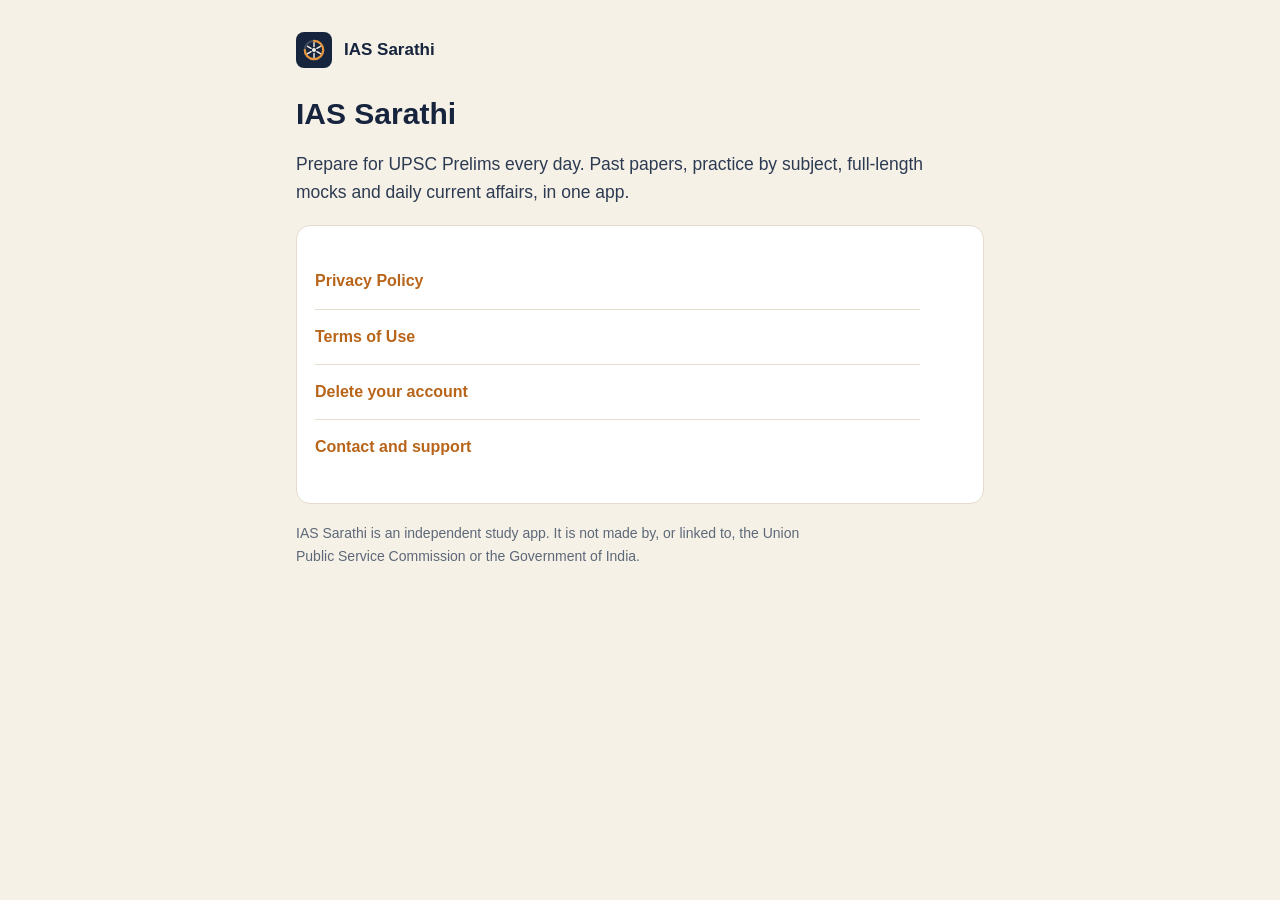
<file: index.html>
<!doctype html>
<html lang="en">
  <head>
    <meta charset="utf-8" />
    <meta name="viewport" content="width=device-width, initial-scale=1" />
    <title>IAS Sarathi</title>
    <meta
      name="description"
      content="IAS Sarathi helps you prepare for UPSC Prelims with past papers, practice, mocks and current affairs." />
    <link rel="stylesheet" href="style.css" />
  </head>
  <body>
    <main>
      <header>
        <svg viewBox="0 0 1024 1024" aria-hidden="true">
          <rect width="1024" height="1024" rx="229" fill="#16243D" />
          <circle
            cx="512"
            cy="512"
            r="262"
            fill="none"
            stroke="#F6F1E7"
            stroke-opacity="0.2"
            stroke-width="64" />
          <path
            d="M512 250A262 262 0 1 1 250 512"
            fill="none"
            stroke="#E8963C"
            stroke-width="64"
            stroke-linecap="round" />
          <g stroke="#F6F1E7" stroke-width="40" stroke-linecap="round">
            <path
              d="M512 416V302M595.1 464L693.9 407M595.1 560L693.9 617M512 608V722M428.9 560L330.1 617M428.9 464L330.1 407" />
          </g>
          <circle cx="512" cy="512" r="58" fill="#F6F1E7" />
        </svg>
        <span style="font-weight: 700; font-size: 17px; color: var(--ink)">IAS Sarathi</span>
      </header>

      <h1>IAS Sarathi</h1>
      <p class="lead">
        Prepare for UPSC Prelims every day. Past papers, practice by subject, full-length mocks and daily
        current affairs, in one app.
      </p>

      <div class="card">
        <ul class="links">
          <li><a href="privacy.html">Privacy Policy</a></li>
          <li><a href="terms.html">Terms of Use</a></li>
          <li><a href="delete-account.html">Delete your account</a></li>
          <li><a href="mailto:jaydeepsinghkaushik@gmail.com">Contact and support</a></li>
        </ul>
      </div>

      <p class="muted">
        IAS Sarathi is an independent study app. It is not made by, or linked to, the Union Public Service
        Commission or the Government of India.
      </p>
    </main>
  </body>
</html>
</file>
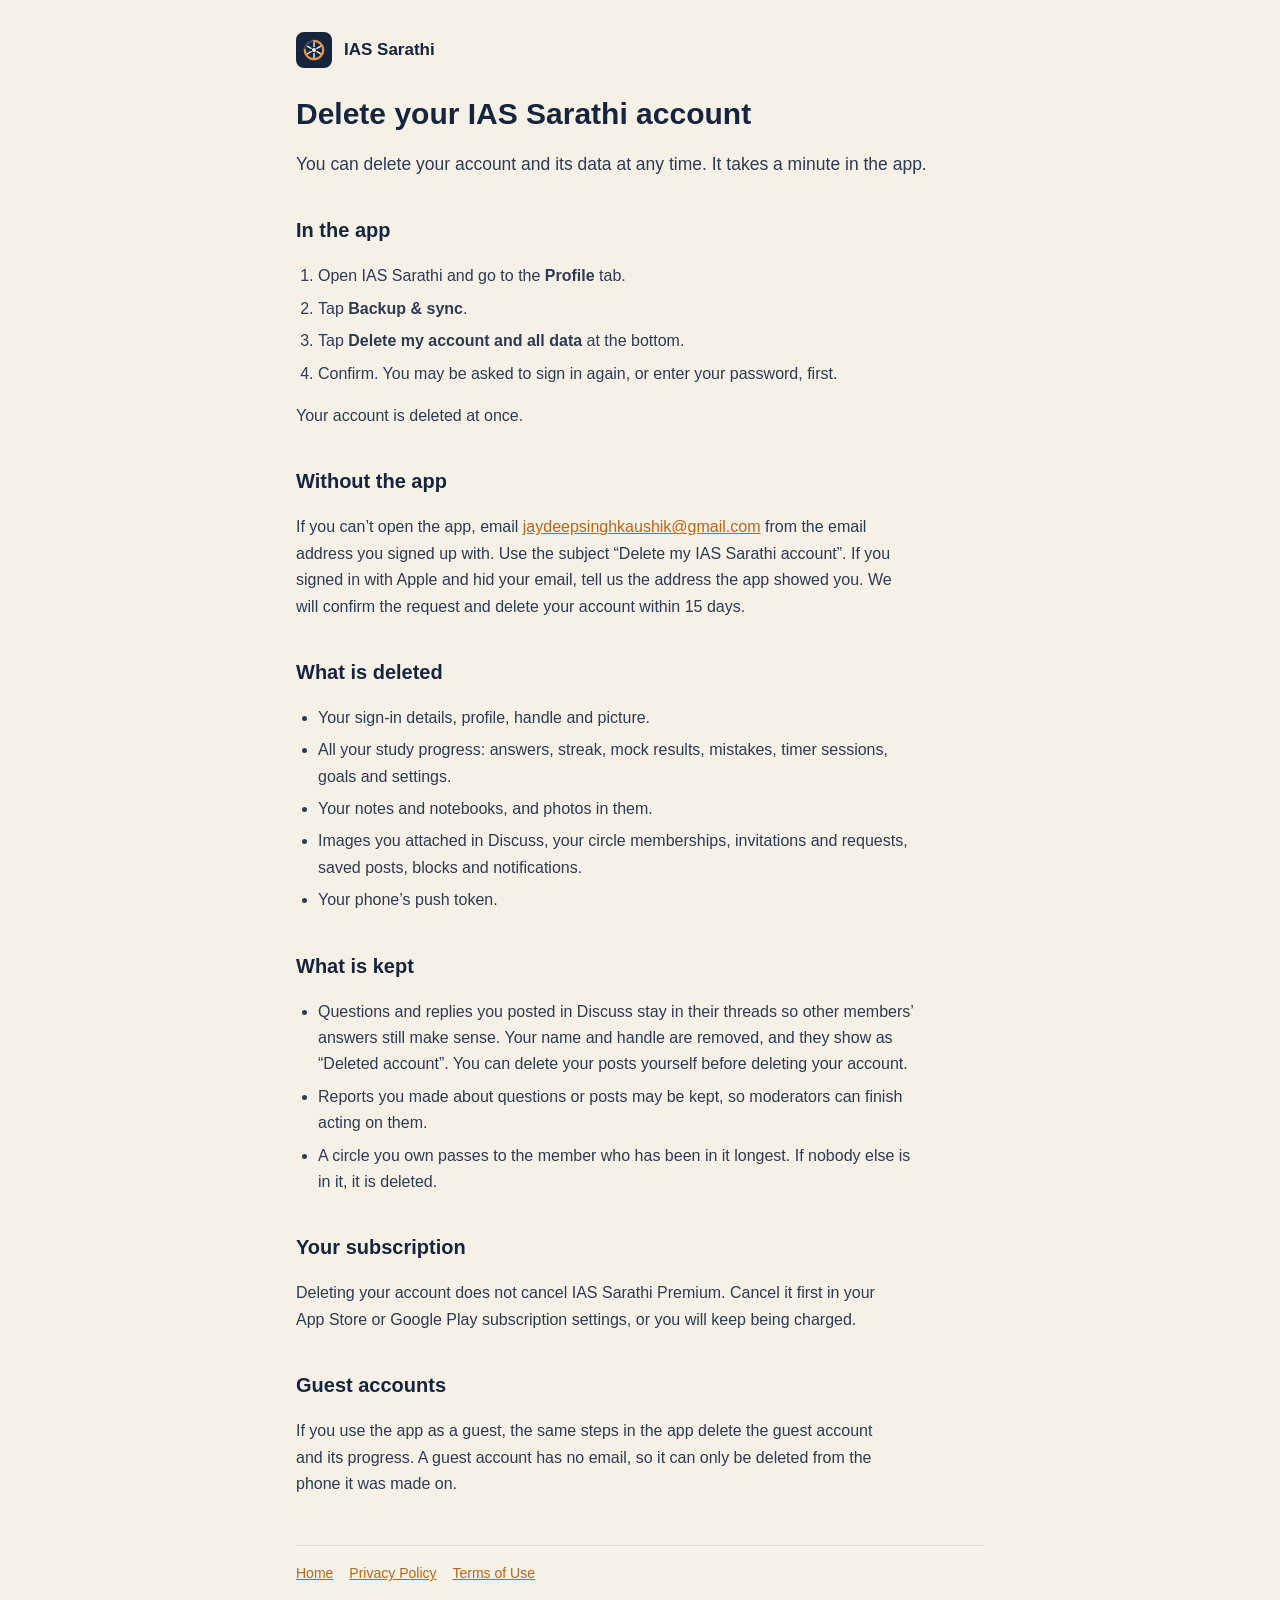
<file: delete-account.html>
<!doctype html>
<html lang="en">
  <head>
    <meta charset="utf-8" />
    <meta name="viewport" content="width=device-width, initial-scale=1" />
    <title>Delete Your Account · IAS Sarathi</title>
    <link rel="stylesheet" href="style.css" />
  </head>
  <body>
    <main>
      <header>
        <a href="./">
          <svg viewBox="0 0 1024 1024" aria-hidden="true">
            <rect width="1024" height="1024" rx="229" fill="#16243D" />
            <circle
              cx="512"
              cy="512"
              r="262"
              fill="none"
              stroke="#F6F1E7"
              stroke-opacity="0.2"
              stroke-width="64" />
            <path
              d="M512 250A262 262 0 1 1 250 512"
              fill="none"
              stroke="#E8963C"
              stroke-width="64"
              stroke-linecap="round" />
            <path
              d="M512 416V302M595.1 464L693.9 407M595.1 560L693.9 617M512 608V722M428.9 560L330.1 617M428.9 464L330.1 407"
              stroke="#F6F1E7"
              stroke-width="40"
              stroke-linecap="round" />
            <circle cx="512" cy="512" r="58" fill="#F6F1E7" />
          </svg>
          IAS Sarathi
        </a>
      </header>

      <h1>Delete your IAS Sarathi account</h1>
      <p class="lead">You can delete your account and its data at any time. It takes a minute in the app.</p>

      <h2>In the app</h2>
      <ol>
        <li>Open IAS Sarathi and go to the <strong>Profile</strong> tab.</li>
        <li>Tap <strong>Backup &amp; sync</strong>.</li>
        <li>Tap <strong>Delete my account and all data</strong> at the bottom.</li>
        <li>Confirm. You may be asked to sign in again, or enter your password, first.</li>
      </ol>
      <p>Your account is deleted at once.</p>

      <h2>Without the app</h2>
      <p>
        If you can’t open the app, email
        <a href="mailto:jaydeepsinghkaushik@gmail.com?subject=Delete%20my%20IAS%20Sarathi%20account"
          >jaydeepsinghkaushik@gmail.com</a
        >
        from the email address you signed up with. Use the subject “Delete my IAS Sarathi account”. If you
        signed in with Apple and hid your email, tell us the address the app showed you. We will confirm the
        request and delete your account within 15 days.
      </p>

      <h2>What is deleted</h2>
      <ul>
        <li>Your sign-in details, profile, handle and picture.</li>
        <li>
          All your study progress: answers, streak, mock results, mistakes, timer sessions, goals and
          settings.
        </li>
        <li>Your notes and notebooks, and photos in them.</li>
        <li>
          Images you attached in Discuss, your circle memberships, invitations and requests, saved posts,
          blocks and notifications.
        </li>
        <li>Your phone’s push token.</li>
      </ul>

      <h2>What is kept</h2>
      <ul>
        <li>
          Questions and replies you posted in Discuss stay in their threads so other members’ answers still
          make sense. Your name and handle are removed, and they show as “Deleted account”. You can delete
          your posts yourself before deleting your account.
        </li>
        <li>
          Reports you made about questions or posts may be kept, so moderators can finish acting on them.
        </li>
        <li>
          A circle you own passes to the member who has been in it longest. If nobody else is in it, it is
          deleted.
        </li>
      </ul>

      <h2>Your subscription</h2>
      <p>
        Deleting your account does not cancel IAS Sarathi Premium. Cancel it first in your App Store or Google
        Play subscription settings, or you will keep being charged.
      </p>

      <h2>Guest accounts</h2>
      <p>
        If you use the app as a guest, the same steps in the app delete the guest account and its progress. A
        guest account has no email, so it can only be deleted from the phone it was made on.
      </p>

      <footer>
        <a href="./">Home</a><a href="privacy.html">Privacy Policy</a><a href="terms.html">Terms of Use</a>
      </footer>
    </main>
  </body>
</html>
</file>
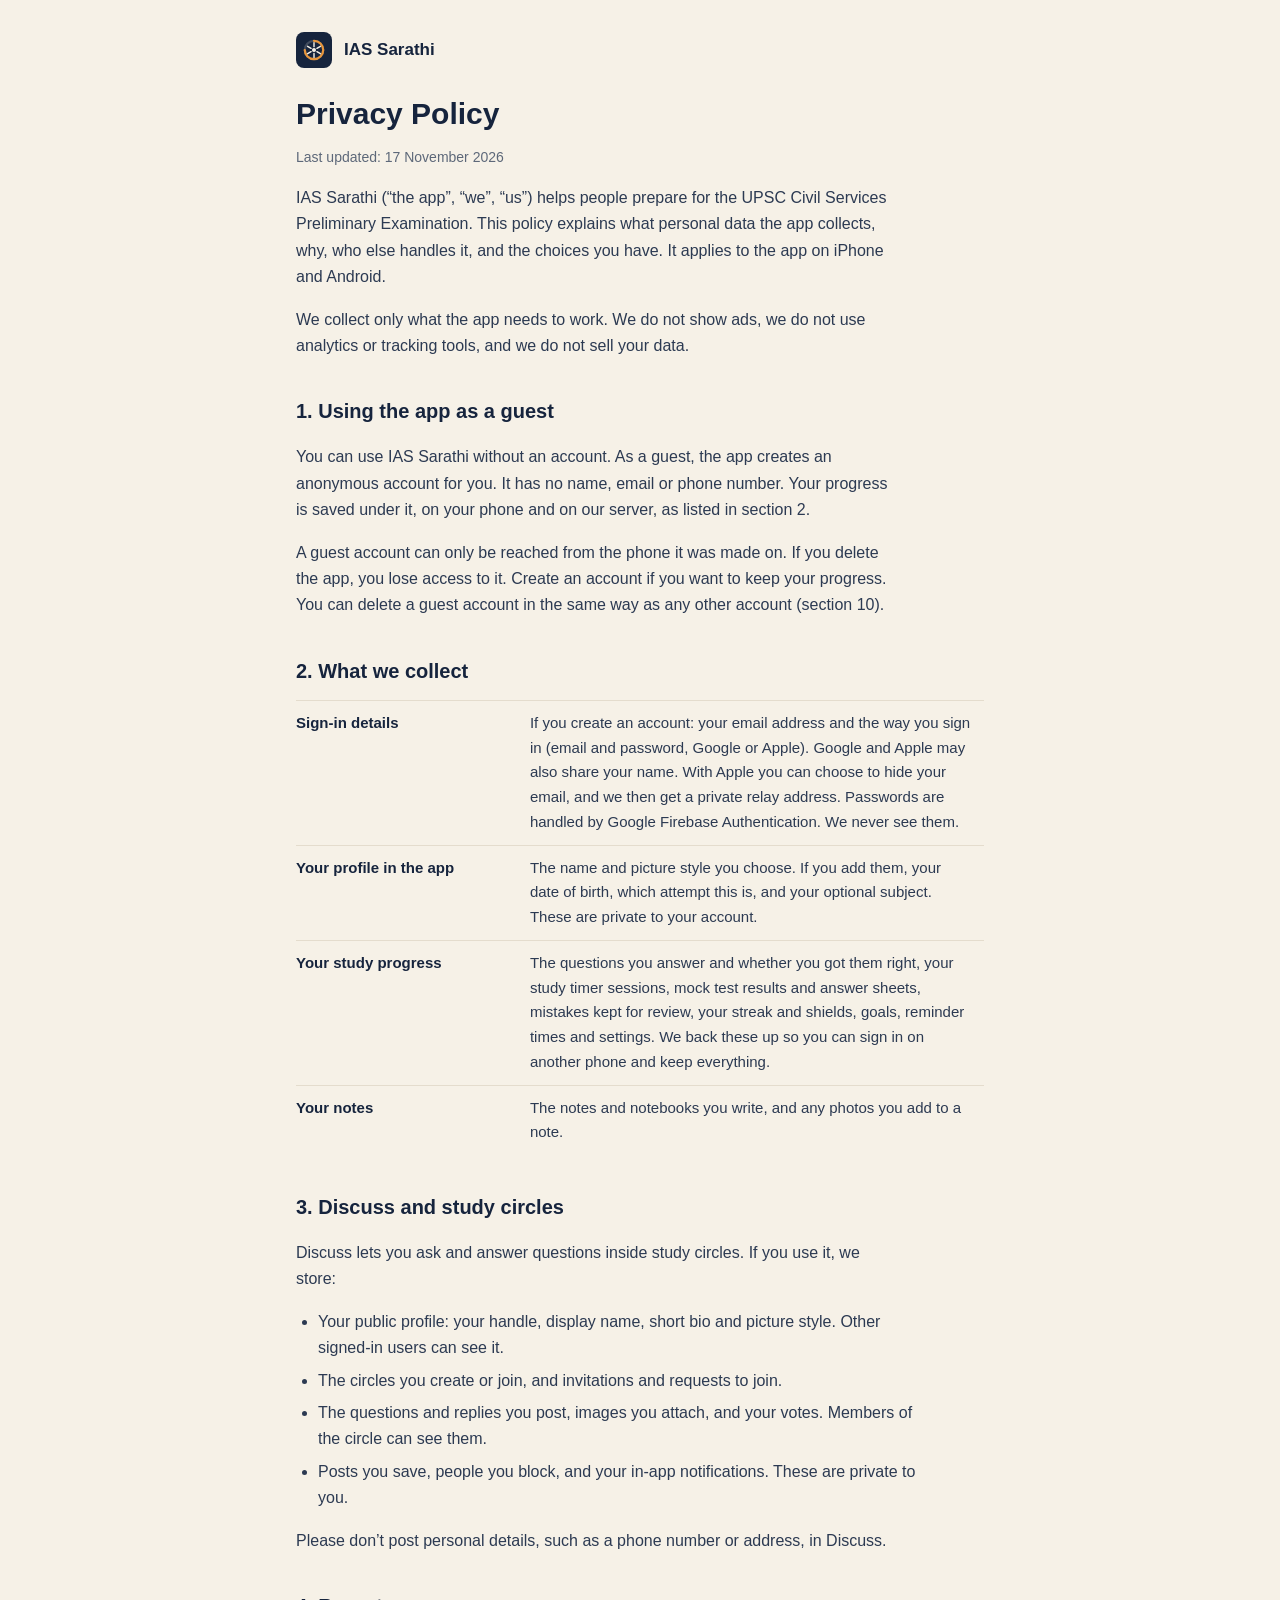
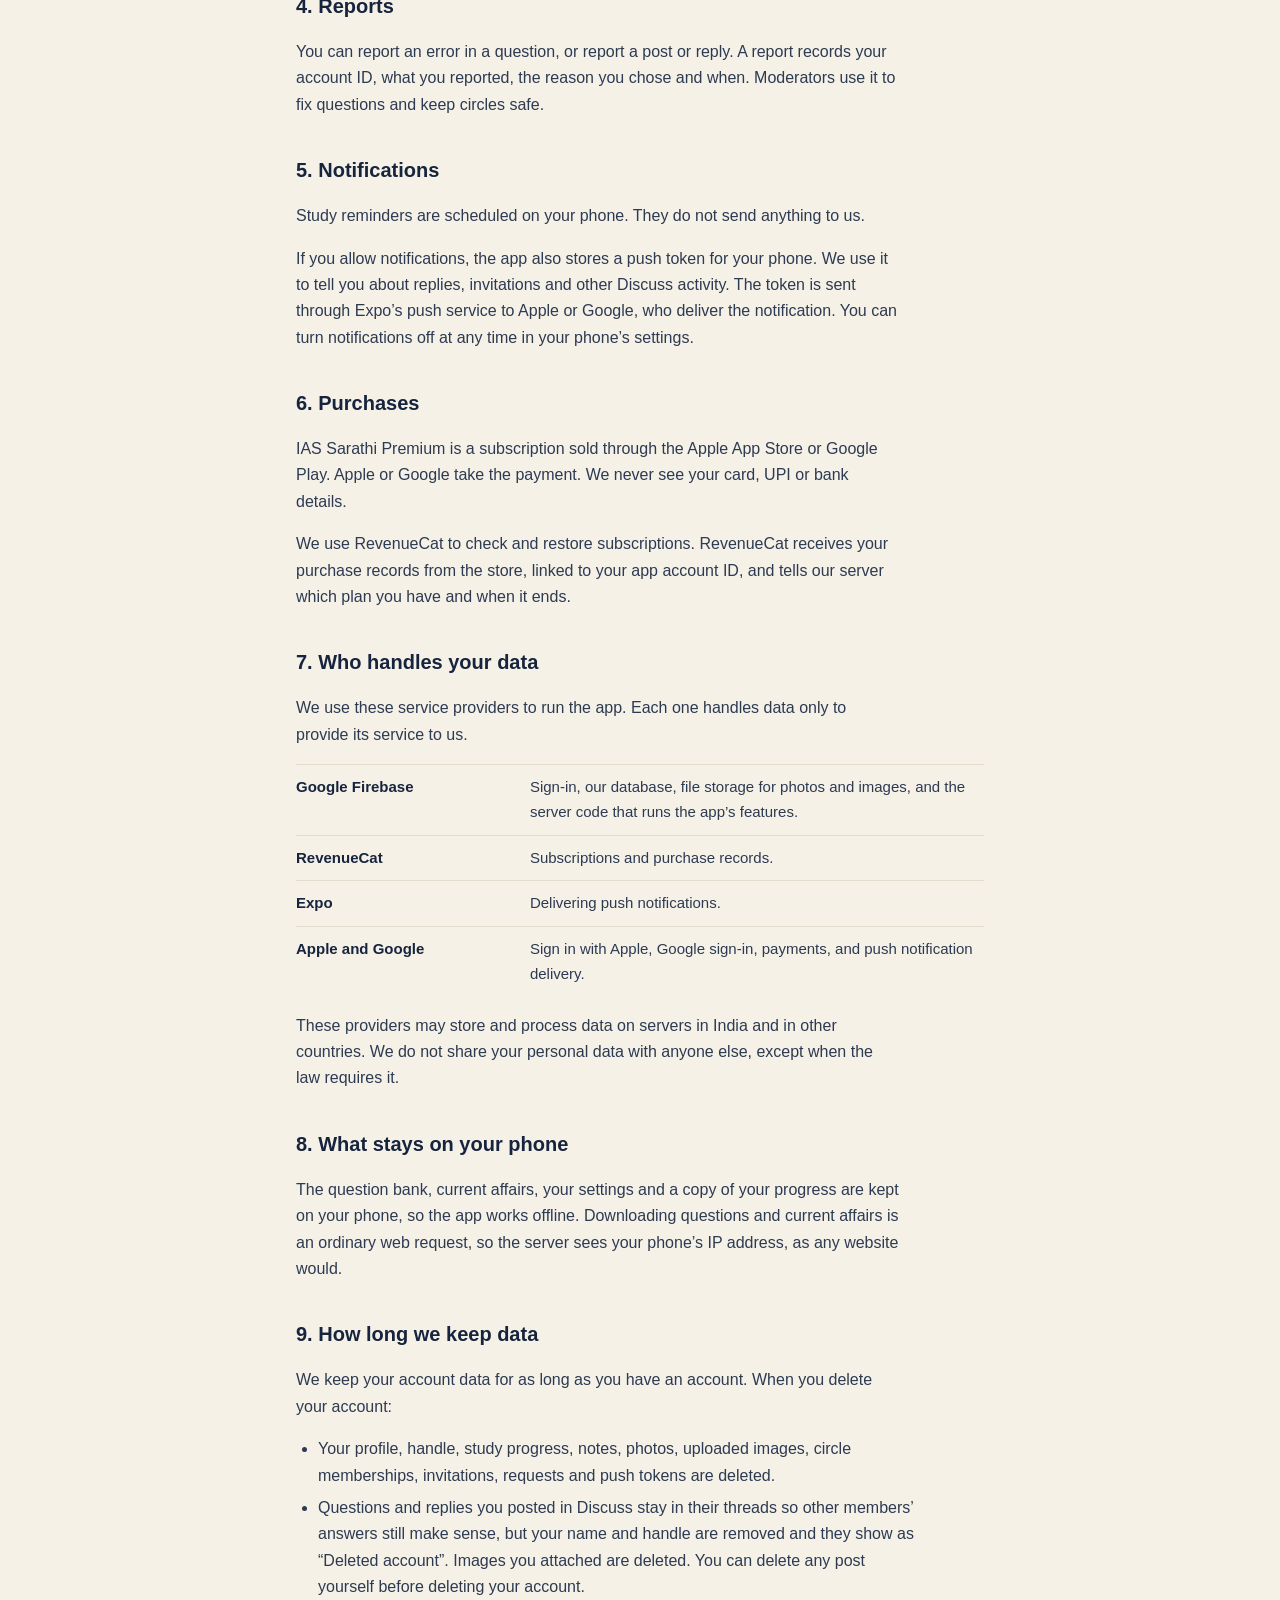
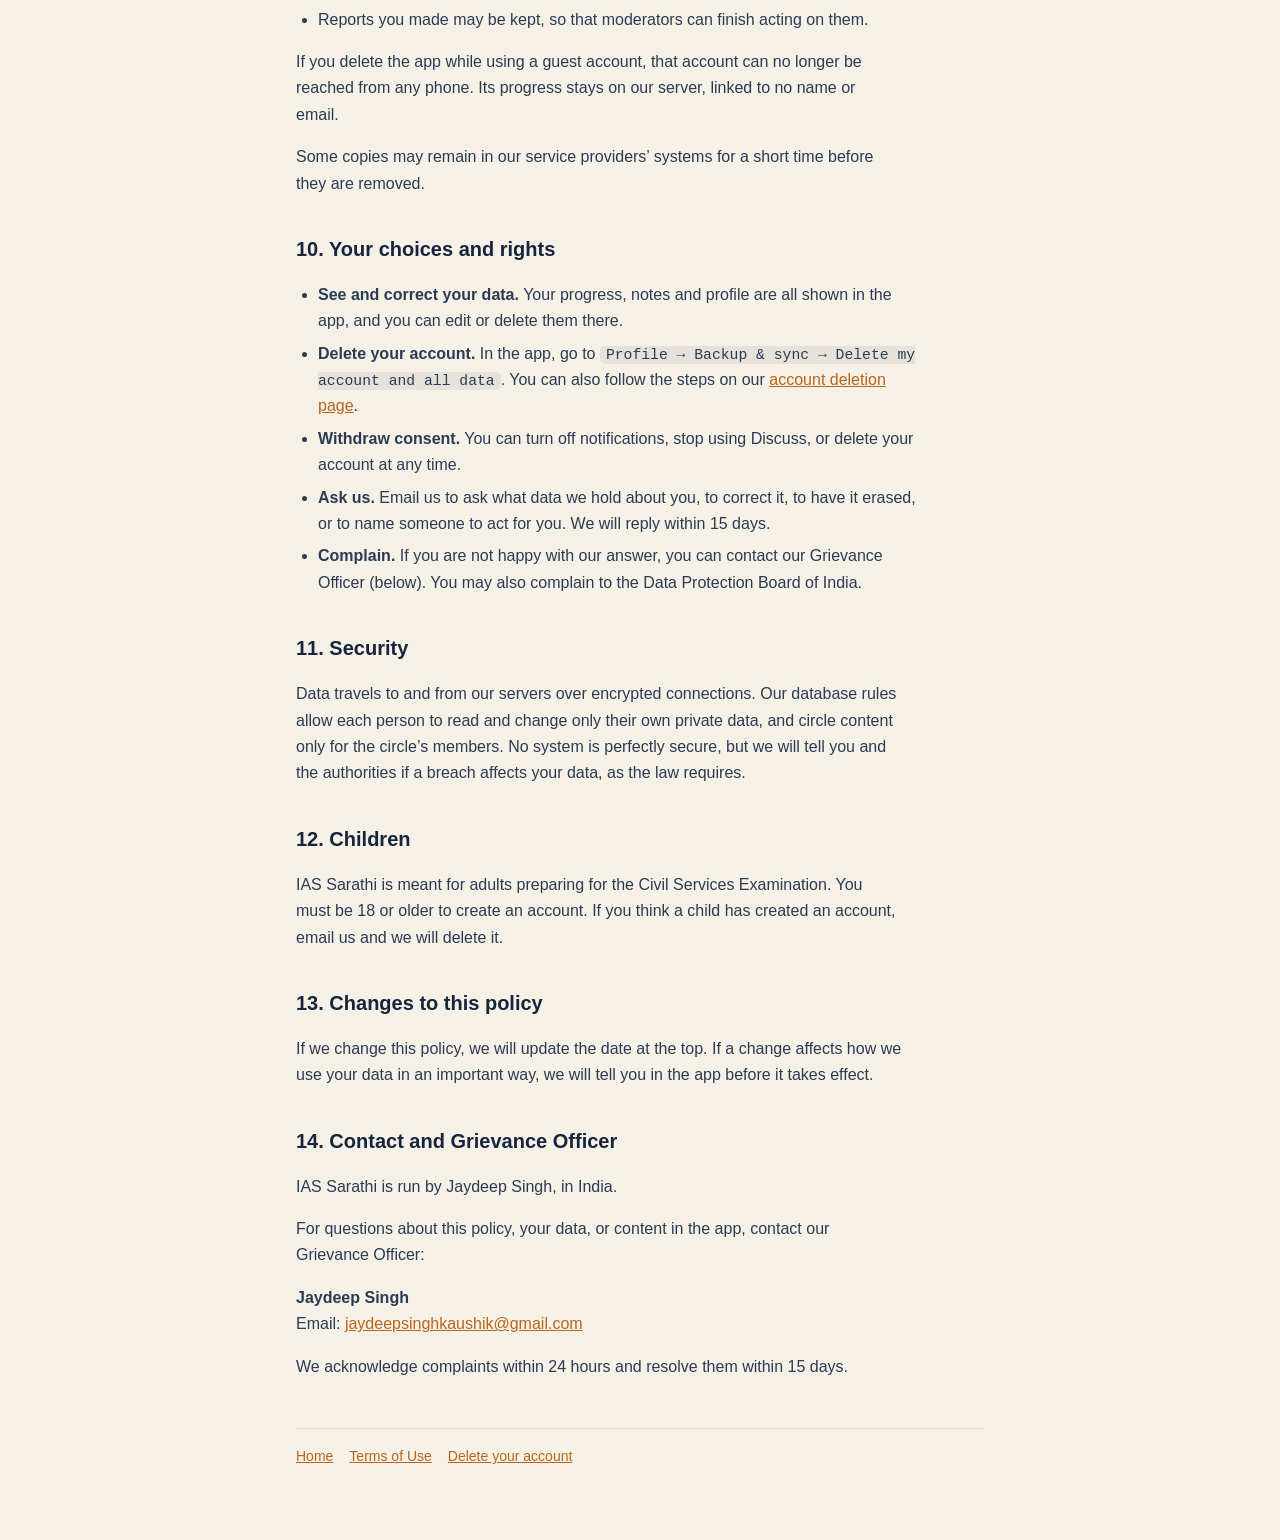
<file: privacy.html>
<!doctype html>
<html lang="en">
  <head>
    <meta charset="utf-8" />
    <meta name="viewport" content="width=device-width, initial-scale=1" />
    <title>Privacy Policy · IAS Sarathi</title>
    <link rel="stylesheet" href="style.css" />
  </head>
  <body>
    <main>
      <header>
        <a href="./">
          <svg viewBox="0 0 1024 1024" aria-hidden="true">
            <rect width="1024" height="1024" rx="229" fill="#16243D" />
            <circle
              cx="512"
              cy="512"
              r="262"
              fill="none"
              stroke="#F6F1E7"
              stroke-opacity="0.2"
              stroke-width="64" />
            <path
              d="M512 250A262 262 0 1 1 250 512"
              fill="none"
              stroke="#E8963C"
              stroke-width="64"
              stroke-linecap="round" />
            <path
              d="M512 416V302M595.1 464L693.9 407M595.1 560L693.9 617M512 608V722M428.9 560L330.1 617M428.9 464L330.1 407"
              stroke="#F6F1E7"
              stroke-width="40"
              stroke-linecap="round" />
            <circle cx="512" cy="512" r="58" fill="#F6F1E7" />
          </svg>
          IAS Sarathi
        </a>
      </header>

      <h1>Privacy Policy</h1>
      <p class="muted">Last updated: 17 November 2026</p>

      <p>
        IAS Sarathi (“the app”, “we”, “us”) helps people prepare for the UPSC Civil Services Preliminary
        Examination. This policy explains what personal data the app collects, why, who else handles it, and
        the choices you have. It applies to the app on iPhone and Android.
      </p>
      <p>
        We collect only what the app needs to work. We do not show ads, we do not use analytics or tracking
        tools, and we do not sell your data.
      </p>

      <h2>1. Using the app as a guest</h2>
      <p>
        You can use IAS Sarathi without an account. As a guest, the app creates an anonymous account for you.
        It has no name, email or phone number. Your progress is saved under it, on your phone and on our
        server, as listed in section 2.
      </p>
      <p>
        A guest account can only be reached from the phone it was made on. If you delete the app, you lose
        access to it. Create an account if you want to keep your progress. You can delete a guest account in
        the same way as any other account (section 10).
      </p>

      <h2>2. What we collect</h2>
      <table>
        <tr>
          <th>Sign-in details</th>
          <td>
            If you create an account: your email address and the way you sign in (email and password, Google
            or Apple). Google and Apple may also share your name. With Apple you can choose to hide your
            email, and we then get a private relay address. Passwords are handled by Google Firebase
            Authentication. We never see them.
          </td>
        </tr>
        <tr>
          <th>Your profile in the app</th>
          <td>
            The name and picture style you choose. If you add them, your date of birth, which attempt this is,
            and your optional subject. These are private to your account.
          </td>
        </tr>
        <tr>
          <th>Your study progress</th>
          <td>
            The questions you answer and whether you got them right, your study timer sessions, mock test
            results and answer sheets, mistakes kept for review, your streak and shields, goals, reminder
            times and settings. We back these up so you can sign in on another phone and keep everything.
          </td>
        </tr>
        <tr>
          <th>Your notes</th>
          <td>The notes and notebooks you write, and any photos you add to a note.</td>
        </tr>
      </table>

      <h2>3. Discuss and study circles</h2>
      <p>Discuss lets you ask and answer questions inside study circles. If you use it, we store:</p>
      <ul>
        <li>
          Your public profile: your handle, display name, short bio and picture style. Other signed-in users
          can see it.
        </li>
        <li>The circles you create or join, and invitations and requests to join.</li>
        <li>
          The questions and replies you post, images you attach, and your votes. Members of the circle can see
          them.
        </li>
        <li>Posts you save, people you block, and your in-app notifications. These are private to you.</li>
      </ul>
      <p>Please don’t post personal details, such as a phone number or address, in Discuss.</p>

      <h2>4. Reports</h2>
      <p>
        You can report an error in a question, or report a post or reply. A report records your account ID,
        what you reported, the reason you chose and when. Moderators use it to fix questions and keep circles
        safe.
      </p>

      <h2>5. Notifications</h2>
      <p>Study reminders are scheduled on your phone. They do not send anything to us.</p>
      <p>
        If you allow notifications, the app also stores a push token for your phone. We use it to tell you
        about replies, invitations and other Discuss activity. The token is sent through Expo’s push service
        to Apple or Google, who deliver the notification. You can turn notifications off at any time in your
        phone’s settings.
      </p>

      <h2>6. Purchases</h2>
      <p>
        IAS Sarathi Premium is a subscription sold through the Apple App Store or Google Play. Apple or Google
        take the payment. We never see your card, UPI or bank details.
      </p>
      <p>
        We use RevenueCat to check and restore subscriptions. RevenueCat receives your purchase records from
        the store, linked to your app account ID, and tells our server which plan you have and when it ends.
      </p>

      <h2>7. Who handles your data</h2>
      <p>
        We use these service providers to run the app. Each one handles data only to provide its service to
        us.
      </p>
      <table>
        <tr>
          <th>Google Firebase</th>
          <td>
            Sign-in, our database, file storage for photos and images, and the server code that runs the app’s
            features.
          </td>
        </tr>
        <tr>
          <th>RevenueCat</th>
          <td>Subscriptions and purchase records.</td>
        </tr>
        <tr>
          <th>Expo</th>
          <td>Delivering push notifications.</td>
        </tr>
        <tr>
          <th>Apple and Google</th>
          <td>Sign in with Apple, Google sign-in, payments, and push notification delivery.</td>
        </tr>
      </table>
      <p>
        These providers may store and process data on servers in India and in other countries. We do not share
        your personal data with anyone else, except when the law requires it.
      </p>

      <h2>8. What stays on your phone</h2>
      <p>
        The question bank, current affairs, your settings and a copy of your progress are kept on your phone,
        so the app works offline. Downloading questions and current affairs is an ordinary web request, so the
        server sees your phone’s IP address, as any website would.
      </p>

      <h2>9. How long we keep data</h2>
      <p>We keep your account data for as long as you have an account. When you delete your account:</p>
      <ul>
        <li>
          Your profile, handle, study progress, notes, photos, uploaded images, circle memberships,
          invitations, requests and push tokens are deleted.
        </li>
        <li>
          Questions and replies you posted in Discuss stay in their threads so other members’ answers still
          make sense, but your name and handle are removed and they show as “Deleted account”. Images you
          attached are deleted. You can delete any post yourself before deleting your account.
        </li>
        <li>Reports you made may be kept, so that moderators can finish acting on them.</li>
      </ul>
      <p>
        If you delete the app while using a guest account, that account can no longer be reached from any
        phone. Its progress stays on our server, linked to no name or email.
      </p>
      <p>
        Some copies may remain in our service providers’ systems for a short time before they are removed.
      </p>

      <h2>10. Your choices and rights</h2>
      <ul>
        <li>
          <strong>See and correct your data.</strong> Your progress, notes and profile are all shown in the
          app, and you can edit or delete them there.
        </li>
        <li>
          <strong>Delete your account.</strong> In the app, go to
          <code>Profile → Backup &amp; sync → Delete my account and all data</code>. You can also follow the
          steps on our <a href="delete-account.html">account deletion page</a>.
        </li>
        <li>
          <strong>Withdraw consent.</strong> You can turn off notifications, stop using Discuss, or delete
          your account at any time.
        </li>
        <li>
          <strong>Ask us.</strong> Email us to ask what data we hold about you, to correct it, to have it
          erased, or to name someone to act for you. We will reply within 15 days.
        </li>
        <li>
          <strong>Complain.</strong> If you are not happy with our answer, you can contact our Grievance
          Officer (below). You may also complain to the Data Protection Board of India.
        </li>
      </ul>

      <h2>11. Security</h2>
      <p>
        Data travels to and from our servers over encrypted connections. Our database rules allow each person
        to read and change only their own private data, and circle content only for the circle’s members. No
        system is perfectly secure, but we will tell you and the authorities if a breach affects your data, as
        the law requires.
      </p>

      <h2>12. Children</h2>
      <p>
        IAS Sarathi is meant for adults preparing for the Civil Services Examination. You must be 18 or older
        to create an account. If you think a child has created an account, email us and we will delete it.
      </p>

      <h2>13. Changes to this policy</h2>
      <p>
        If we change this policy, we will update the date at the top. If a change affects how we use your data
        in an important way, we will tell you in the app before it takes effect.
      </p>

      <h2>14. Contact and Grievance Officer</h2>
      <p>IAS Sarathi is run by Jaydeep Singh, in India.</p>
      <p>For questions about this policy, your data, or content in the app, contact our Grievance Officer:</p>
      <p>
        <strong>Jaydeep Singh</strong><br />Email:
        <a href="mailto:jaydeepsinghkaushik@gmail.com">jaydeepsinghkaushik@gmail.com</a>
      </p>
      <p>We acknowledge complaints within 24 hours and resolve them within 15 days.</p>

      <footer>
        <a href="./">Home</a><a href="terms.html">Terms of Use</a
        ><a href="delete-account.html">Delete your account</a>
      </footer>
    </main>
  </body>
</html>
</file>
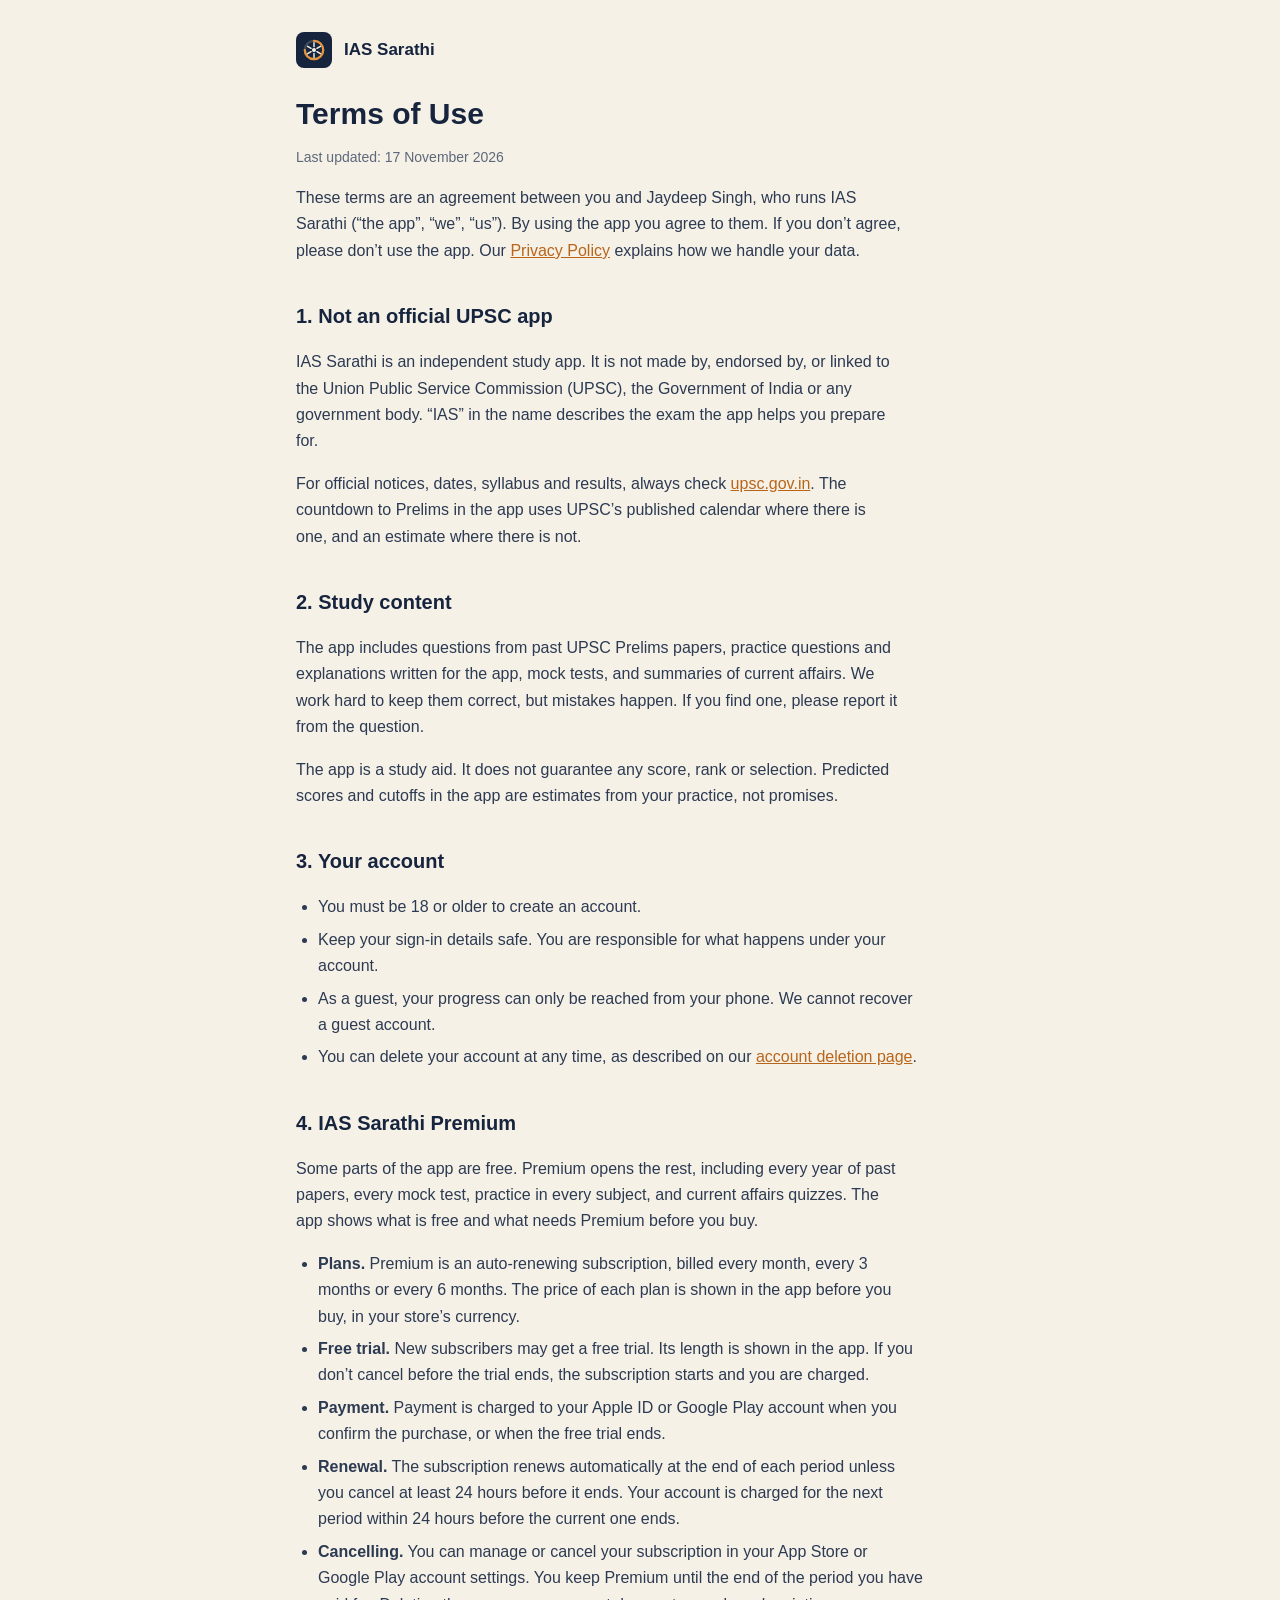
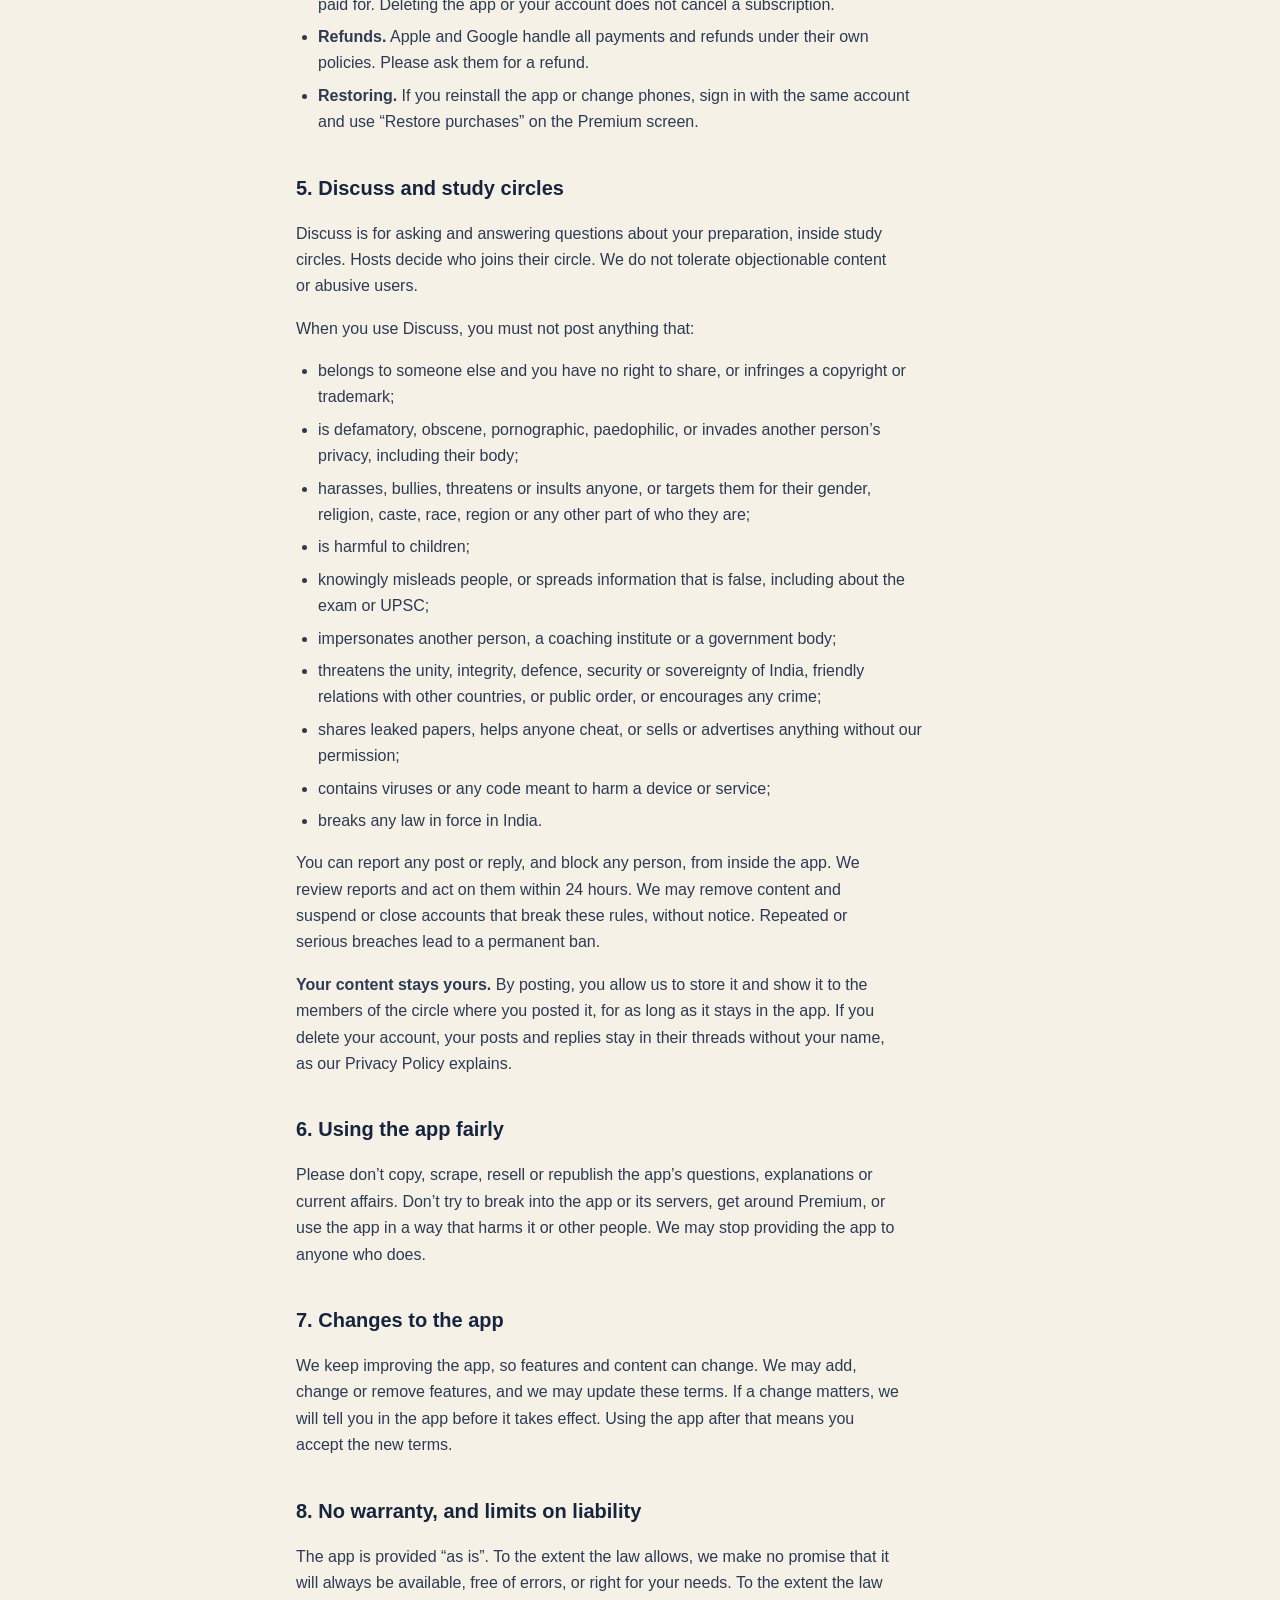
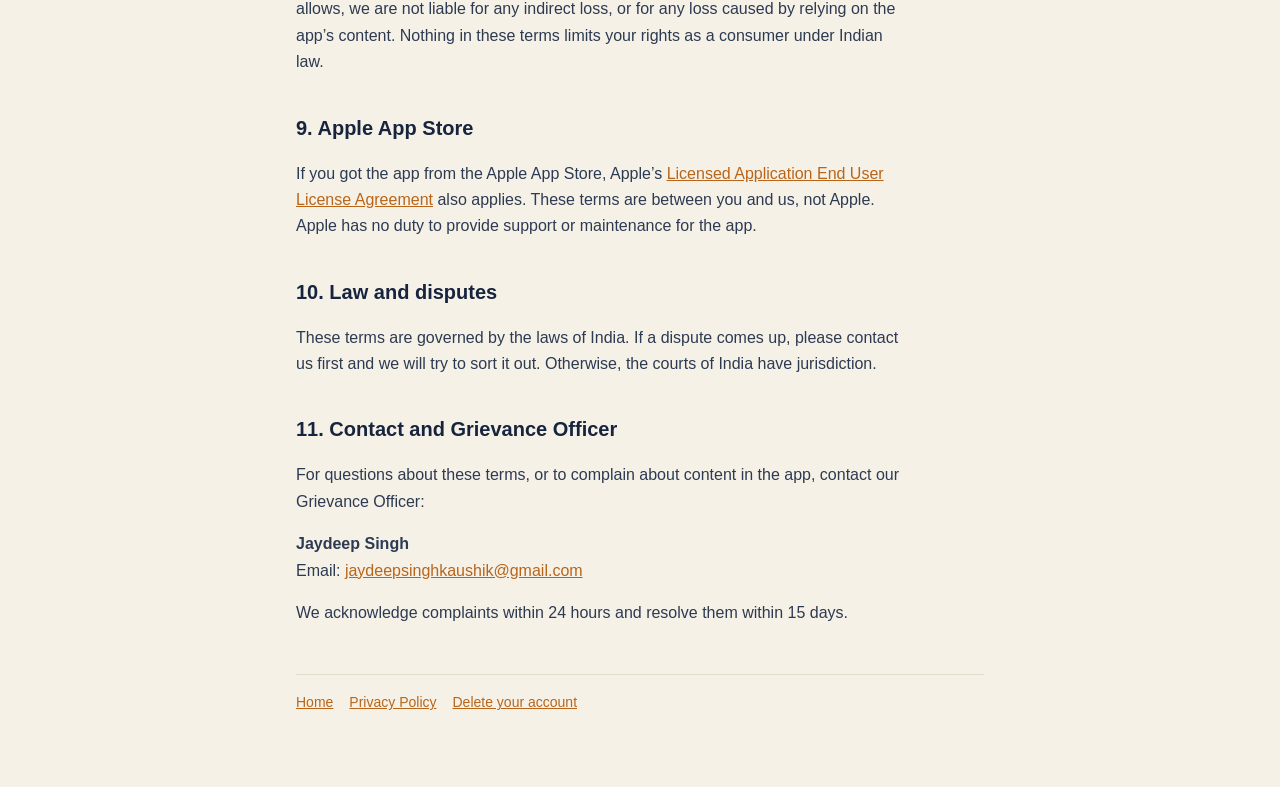
<file: terms.html>
<!doctype html>
<html lang="en">
  <head>
    <meta charset="utf-8" />
    <meta name="viewport" content="width=device-width, initial-scale=1" />
    <title>Terms of Use · IAS Sarathi</title>
    <link rel="stylesheet" href="style.css" />
  </head>
  <body>
    <main>
      <header>
        <a href="./">
          <svg viewBox="0 0 1024 1024" aria-hidden="true">
            <rect width="1024" height="1024" rx="229" fill="#16243D" />
            <circle
              cx="512"
              cy="512"
              r="262"
              fill="none"
              stroke="#F6F1E7"
              stroke-opacity="0.2"
              stroke-width="64" />
            <path
              d="M512 250A262 262 0 1 1 250 512"
              fill="none"
              stroke="#E8963C"
              stroke-width="64"
              stroke-linecap="round" />
            <path
              d="M512 416V302M595.1 464L693.9 407M595.1 560L693.9 617M512 608V722M428.9 560L330.1 617M428.9 464L330.1 407"
              stroke="#F6F1E7"
              stroke-width="40"
              stroke-linecap="round" />
            <circle cx="512" cy="512" r="58" fill="#F6F1E7" />
          </svg>
          IAS Sarathi
        </a>
      </header>

      <h1>Terms of Use</h1>
      <p class="muted">Last updated: 17 November 2026</p>

      <p>
        These terms are an agreement between you and Jaydeep Singh, who runs IAS Sarathi (“the app”, “we”,
        “us”). By using the app you agree to them. If you don’t agree, please don’t use the app. Our
        <a href="privacy.html">Privacy Policy</a> explains how we handle your data.
      </p>

      <h2>1. Not an official UPSC app</h2>
      <p>
        IAS Sarathi is an independent study app. It is not made by, endorsed by, or linked to the Union Public
        Service Commission (UPSC), the Government of India or any government body. “IAS” in the name describes
        the exam the app helps you prepare for.
      </p>
      <p>
        For official notices, dates, syllabus and results, always check
        <a href="https://upsc.gov.in">upsc.gov.in</a>. The countdown to Prelims in the app uses UPSC’s
        published calendar where there is one, and an estimate where there is not.
      </p>

      <h2>2. Study content</h2>
      <p>
        The app includes questions from past UPSC Prelims papers, practice questions and explanations written
        for the app, mock tests, and summaries of current affairs. We work hard to keep them correct, but
        mistakes happen. If you find one, please report it from the question.
      </p>
      <p>
        The app is a study aid. It does not guarantee any score, rank or selection. Predicted scores and
        cutoffs in the app are estimates from your practice, not promises.
      </p>

      <h2>3. Your account</h2>
      <ul>
        <li>You must be 18 or older to create an account.</li>
        <li>Keep your sign-in details safe. You are responsible for what happens under your account.</li>
        <li>
          As a guest, your progress can only be reached from your phone. We cannot recover a guest account.
        </li>
        <li>
          You can delete your account at any time, as described on our
          <a href="delete-account.html">account deletion page</a>.
        </li>
      </ul>

      <h2>4. IAS Sarathi Premium</h2>
      <p>
        Some parts of the app are free. Premium opens the rest, including every year of past papers, every
        mock test, practice in every subject, and current affairs quizzes. The app shows what is free and what
        needs Premium before you buy.
      </p>
      <ul>
        <li>
          <strong>Plans.</strong> Premium is an auto-renewing subscription, billed every month, every 3 months
          or every 6 months. The price of each plan is shown in the app before you buy, in your store’s
          currency.
        </li>
        <li>
          <strong>Free trial.</strong> New subscribers may get a free trial. Its length is shown in the app.
          If you don’t cancel before the trial ends, the subscription starts and you are charged.
        </li>
        <li>
          <strong>Payment.</strong> Payment is charged to your Apple ID or Google Play account when you
          confirm the purchase, or when the free trial ends.
        </li>
        <li>
          <strong>Renewal.</strong> The subscription renews automatically at the end of each period unless you
          cancel at least 24 hours before it ends. Your account is charged for the next period within 24 hours
          before the current one ends.
        </li>
        <li>
          <strong>Cancelling.</strong> You can manage or cancel your subscription in your App Store or Google
          Play account settings. You keep Premium until the end of the period you have paid for. Deleting the
          app or your account does not cancel a subscription.
        </li>
        <li>
          <strong>Refunds.</strong> Apple and Google handle all payments and refunds under their own policies.
          Please ask them for a refund.
        </li>
        <li>
          <strong>Restoring.</strong> If you reinstall the app or change phones, sign in with the same account
          and use “Restore purchases” on the Premium screen.
        </li>
      </ul>

      <h2>5. Discuss and study circles</h2>
      <p>
        Discuss is for asking and answering questions about your preparation, inside study circles. Hosts
        decide who joins their circle. We do not tolerate objectionable content or abusive users.
      </p>
      <p>When you use Discuss, you must not post anything that:</p>
      <ul>
        <li>
          belongs to someone else and you have no right to share, or infringes a copyright or trademark;
        </li>
        <li>
          is defamatory, obscene, pornographic, paedophilic, or invades another person’s privacy, including
          their body;
        </li>
        <li>
          harasses, bullies, threatens or insults anyone, or targets them for their gender, religion, caste,
          race, region or any other part of who they are;
        </li>
        <li>is harmful to children;</li>
        <li>
          knowingly misleads people, or spreads information that is false, including about the exam or UPSC;
        </li>
        <li>impersonates another person, a coaching institute or a government body;</li>
        <li>
          threatens the unity, integrity, defence, security or sovereignty of India, friendly relations with
          other countries, or public order, or encourages any crime;
        </li>
        <li>
          shares leaked papers, helps anyone cheat, or sells or advertises anything without our permission;
        </li>
        <li>contains viruses or any code meant to harm a device or service;</li>
        <li>breaks any law in force in India.</li>
      </ul>
      <p>
        You can report any post or reply, and block any person, from inside the app. We review reports and act
        on them within 24 hours. We may remove content and suspend or close accounts that break these rules,
        without notice. Repeated or serious breaches lead to a permanent ban.
      </p>
      <p>
        <strong>Your content stays yours.</strong> By posting, you allow us to store it and show it to the
        members of the circle where you posted it, for as long as it stays in the app. If you delete your
        account, your posts and replies stay in their threads without your name, as our Privacy Policy
        explains.
      </p>

      <h2>6. Using the app fairly</h2>
      <p>
        Please don’t copy, scrape, resell or republish the app’s questions, explanations or current affairs.
        Don’t try to break into the app or its servers, get around Premium, or use the app in a way that harms
        it or other people. We may stop providing the app to anyone who does.
      </p>

      <h2>7. Changes to the app</h2>
      <p>
        We keep improving the app, so features and content can change. We may add, change or remove features,
        and we may update these terms. If a change matters, we will tell you in the app before it takes
        effect. Using the app after that means you accept the new terms.
      </p>

      <h2>8. No warranty, and limits on liability</h2>
      <p>
        The app is provided “as is”. To the extent the law allows, we make no promise that it will always be
        available, free of errors, or right for your needs. To the extent the law allows, we are not liable
        for any indirect loss, or for any loss caused by relying on the app’s content. Nothing in these terms
        limits your rights as a consumer under Indian law.
      </p>

      <h2>9. Apple App Store</h2>
      <p>
        If you got the app from the Apple App Store, Apple’s
        <a href="https://www.apple.com/legal/internet-services/itunes/dev/stdeula/"
          >Licensed Application End User License Agreement</a
        >
        also applies. These terms are between you and us, not Apple. Apple has no duty to provide support or
        maintenance for the app.
      </p>

      <h2>10. Law and disputes</h2>
      <p>
        These terms are governed by the laws of India. If a dispute comes up, please contact us first and we
        will try to sort it out. Otherwise, the courts of India have jurisdiction.
      </p>

      <h2>11. Contact and Grievance Officer</h2>
      <p>
        For questions about these terms, or to complain about content in the app, contact our Grievance
        Officer:
      </p>
      <p>
        <strong>Jaydeep Singh</strong><br />Email:
        <a href="mailto:jaydeepsinghkaushik@gmail.com">jaydeepsinghkaushik@gmail.com</a>
      </p>
      <p>We acknowledge complaints within 24 hours and resolve them within 15 days.</p>

      <footer>
        <a href="./">Home</a><a href="privacy.html">Privacy Policy</a
        ><a href="delete-account.html">Delete your account</a>
      </footer>
    </main>
  </body>
</html>
</file>
<file: style.css>
:root {
  color-scheme: light dark;
  --bg: #f6f1e7;
  --card: #ffffff;
  --ink: #16243d;
  --body: #2c3a52;
  --muted: #5d6879;
  --line: #e4dccd;
  --accent: #b8651a;
  --code: rgba(22, 36, 61, 0.07);
}
@media (prefers-color-scheme: dark) {
  :root {
    --bg: #0f1828;
    --card: #16243d;
    --ink: #f6f1e7;
    --body: #d9d3c7;
    --muted: #a3abb8;
    --line: #2a3a56;
    --accent: #f0a85a;
    --code: rgba(246, 241, 231, 0.1);
  }
}
* {
  box-sizing: border-box;
}
body {
  margin: 0;
  background: var(--bg);
  color: var(--body);
  font:
    16px/1.65 -apple-system,
    BlinkMacSystemFont,
    'Segoe UI',
    Roboto,
    'Noto Sans',
    sans-serif;
}
main {
  max-width: 720px;
  margin: 0 auto;
  padding: 32px 16px 72px;
}
header {
  display: flex;
  align-items: center;
  gap: 12px;
  margin-bottom: 28px;
}
header a {
  display: flex;
  align-items: center;
  gap: 12px;
  color: var(--ink);
  text-decoration: none;
  font-weight: 700;
  font-size: 17px;
}
header svg {
  width: 36px;
  height: 36px;
  flex: none;
}
h1 {
  color: var(--ink);
  font-size: 30px;
  line-height: 1.2;
  margin: 0 0 6px;
}
h2 {
  color: var(--ink);
  font-size: 20px;
  margin: 36px 0 8px;
}
h3 {
  color: var(--ink);
  font-size: 16.5px;
  margin: 22px 0 4px;
}
p,
li {
  max-width: 68ch;
}
ul,
ol {
  padding-left: 22px;
}
li {
  margin: 6px 0;
}
a {
  color: var(--accent);
}
.muted {
  color: var(--muted);
  font-size: 14px;
}
.lead {
  font-size: 17.5px;
  color: var(--body);
}
code {
  background: var(--code);
  padding: 1px 6px;
  border-radius: 5px;
  font-size: 0.92em;
}
.card {
  background: var(--card);
  border: 1px solid var(--line);
  border-radius: 14px;
  padding: 4px 18px;
  margin: 18px 0;
}
.links {
  list-style: none;
  padding: 0;
  margin: 24px 0;
}
.links li {
  margin: 0;
  border-top: 1px solid var(--line);
}
.links li:first-child {
  border-top: 0;
}
.links a {
  display: block;
  padding: 14px 0;
  font-weight: 600;
  text-decoration: none;
}
table {
  border-collapse: collapse;
  width: 100%;
  margin: 12px 0;
  font-size: 15px;
}
th,
td {
  text-align: left;
  vertical-align: top;
  padding: 10px 10px 10px 0;
  border-top: 1px solid var(--line);
}
th {
  color: var(--ink);
  font-weight: 600;
  width: 34%;
}
footer {
  margin-top: 48px;
  padding-top: 16px;
  border-top: 1px solid var(--line);
  font-size: 14px;
  color: var(--muted);
}
footer a {
  margin-right: 16px;
}
</file>
